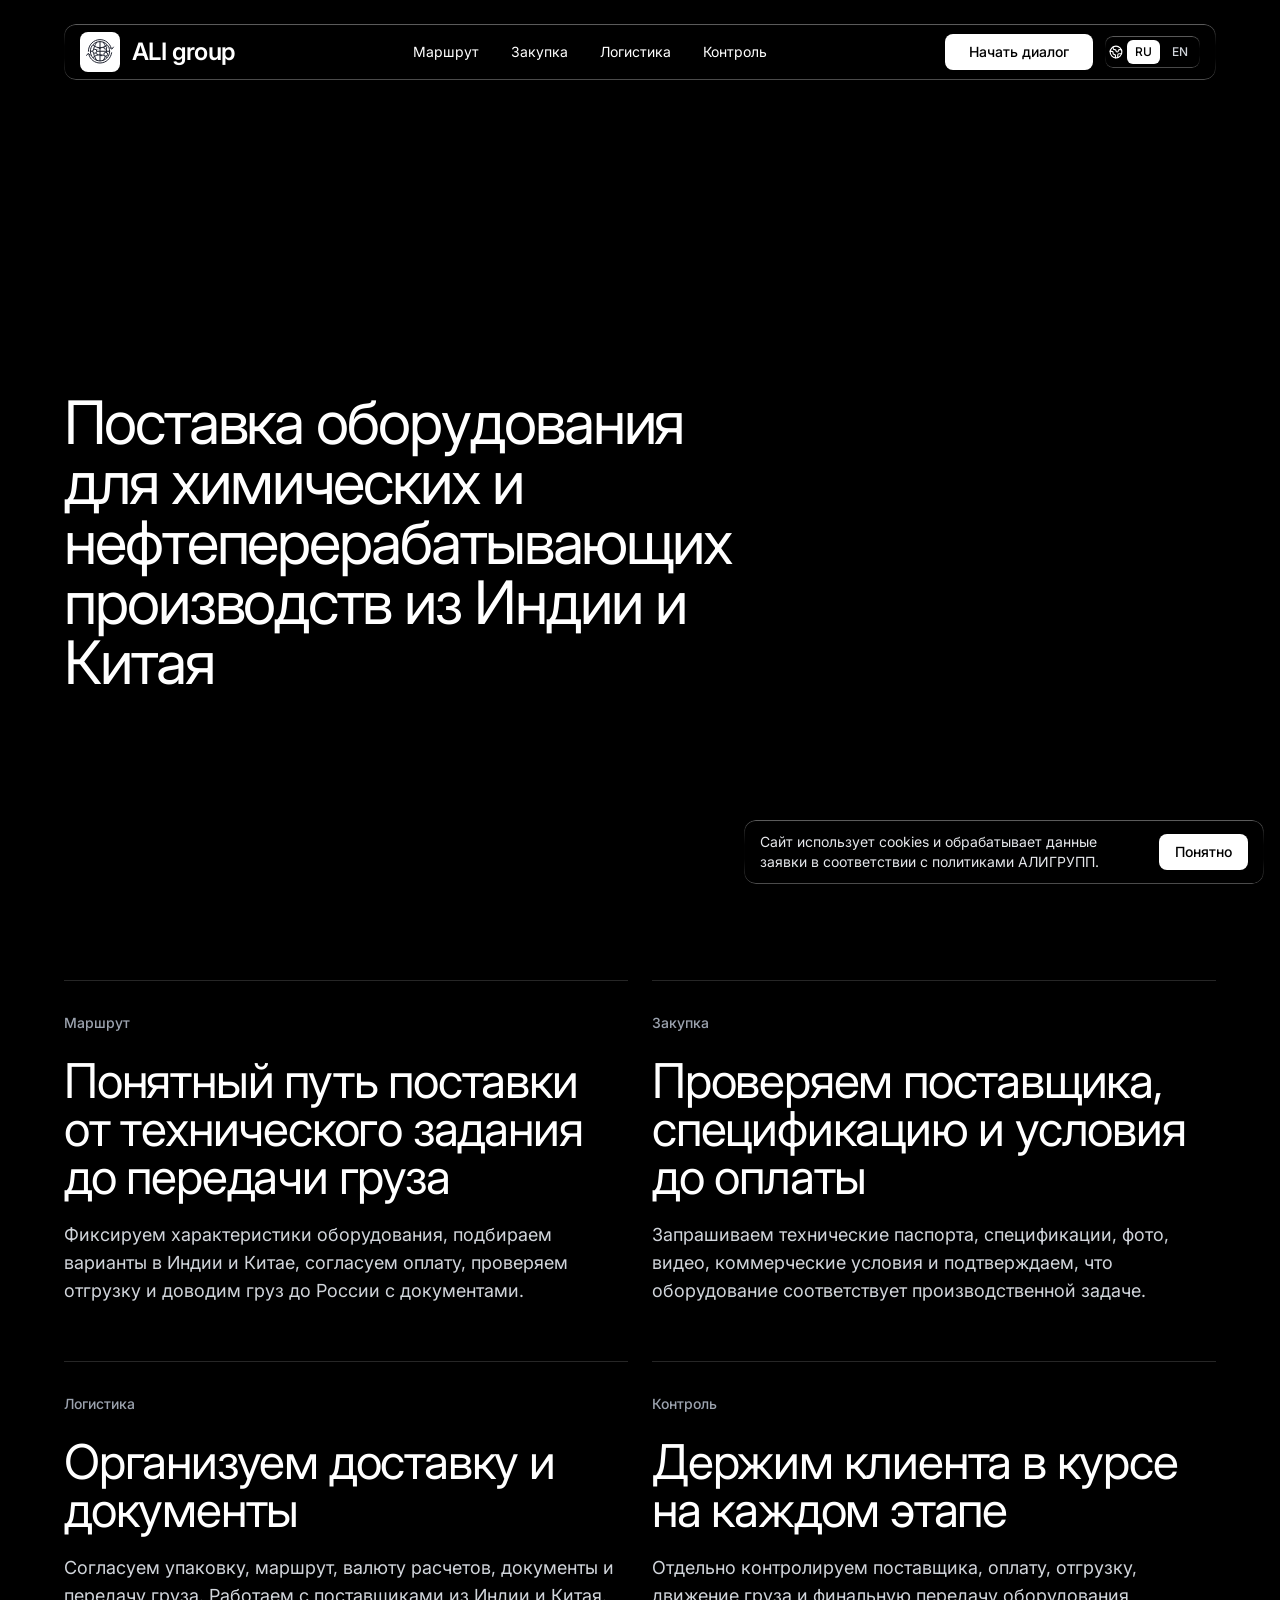
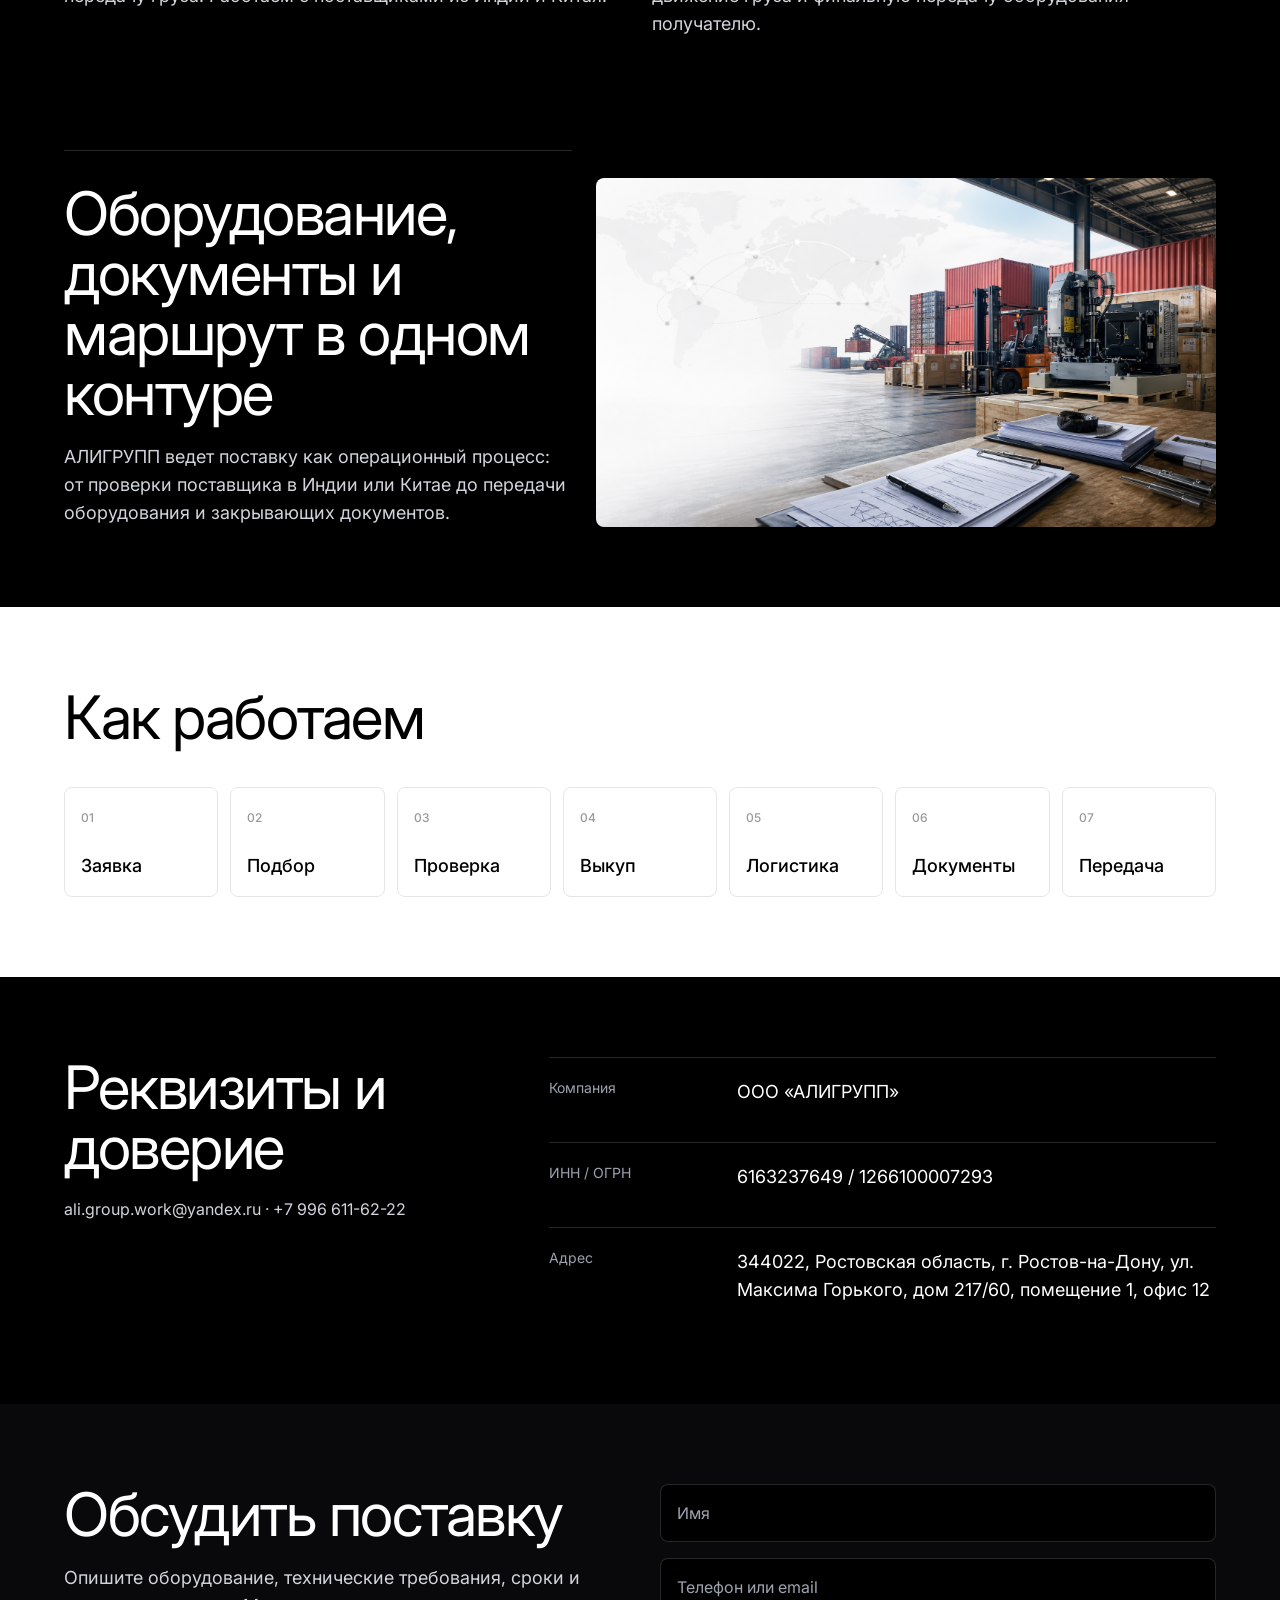
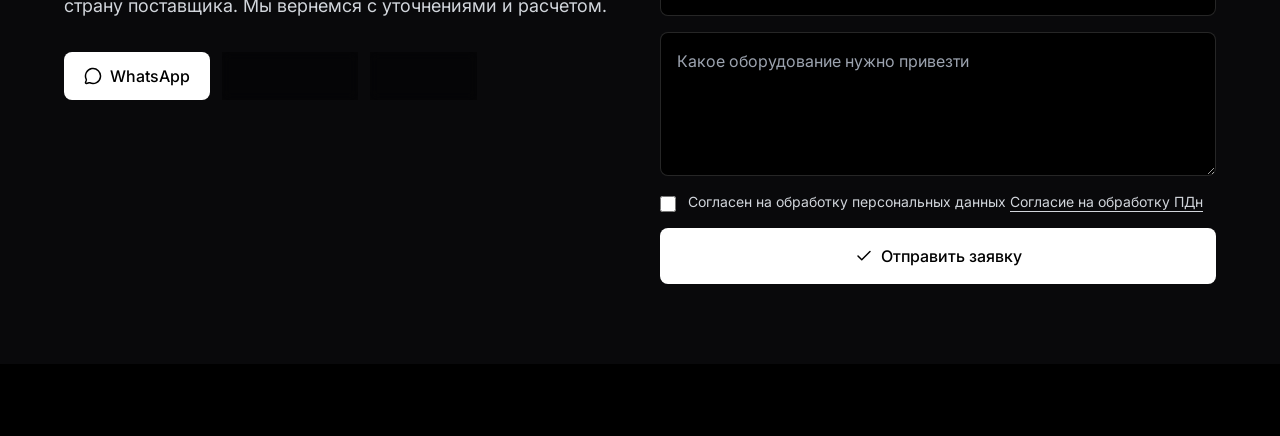
<file: index.html>
<!doctype html>
<html lang="ru">
  <head>
    <meta charset="UTF-8" />
    <meta name="viewport" content="width=device-width, initial-scale=1.0" />
    <title>АЛИГРУПП - поставка оборудования для химических и нефтеперерабатывающих производств из Индии и Китая</title>
    <meta
      name="description"
      content="ООО «АЛИГРУПП»: поставка оборудования для химических и нефтеперерабатывающих производств из Индии и Китая. Ростов-на-Дону, ИНН 6163237649."
    />
    <meta name="theme-color" content="#000000" />
    <meta property="og:type" content="website" />
    <meta property="og:title" content="АЛИГРУПП - поставка оборудования для химических и нефтеперерабатывающих производств из Индии и Китая" />
    <meta
      property="og:description"
      content="Поставка оборудования для химических и нефтеперерабатывающих производств из Индии и Китая."
    />
    <meta property="og:image" content="/hero-logistics.png" />
    <meta property="og:locale" content="ru_RU" />
    <meta name="twitter:card" content="summary_large_image" />
    <link rel="preconnect" href="https://fonts.googleapis.com" />
    <link rel="preconnect" href="https://fonts.gstatic.com" crossorigin />
    <link href="https://fonts.googleapis.com/css2?family=Inter:wght@300;400;500;600&display=swap" rel="stylesheet" />
    <link rel="icon" href="/logo.svg" type="image/svg+xml" />
    <link rel="manifest" href="/site.webmanifest" />
    <script type="module" crossorigin src="/assets/index-DmC1k7wb.js"></script>
    <link rel="stylesheet" crossorigin href="/assets/index-By6gbpzr.css">
  </head>
  <body>
    <div id="root"></div>
  </body>
</html>
</file>
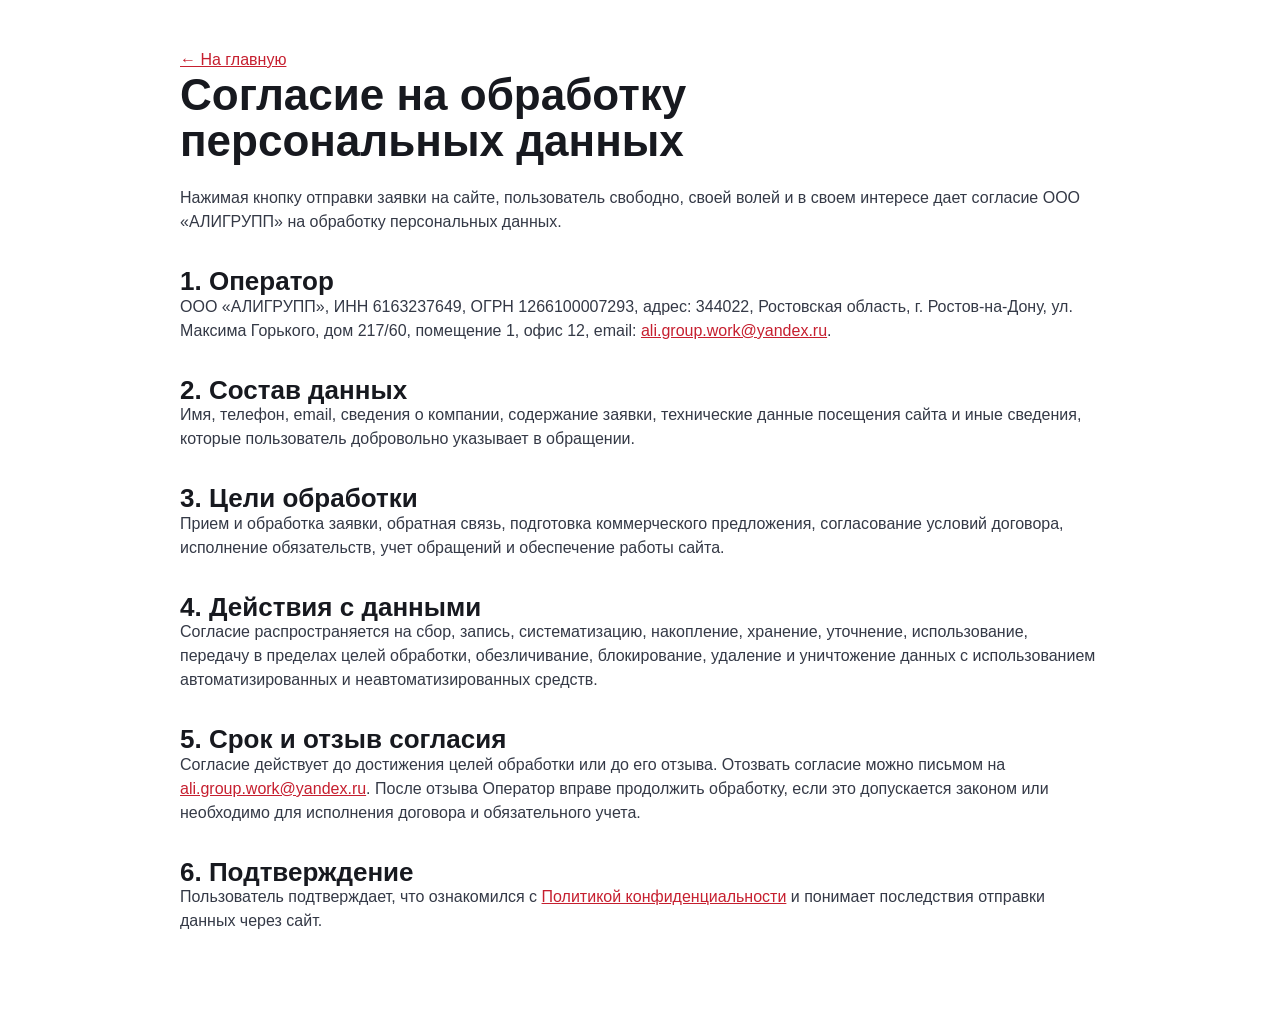
<file: docs/consent.html>
<!doctype html>
<html lang="ru">
  <head>
    <meta charset="utf-8">
    <meta name="viewport" content="width=device-width, initial-scale=1">
    <title>Согласие на обработку персональных данных</title>
    <link rel="stylesheet" href="../styles.css">
    <style>.legal-page{max-width:960px;margin:auto;padding:48px 20px 80px}.legal-page h1{font-size:44px;line-height:1.05}.legal-page h2{font-size:26px;margin-top:34px}.legal-page p,.legal-page li{color:#343946}.legal-page a{color:#c61f2f}</style>
  </head>
  <body>
    <main class="legal-page">
      <a href="../index.html">← На главную</a>
      <h1>Согласие на обработку персональных данных</h1>
      <p>Нажимая кнопку отправки заявки на сайте, пользователь свободно, своей волей и в своем интересе дает согласие ООО «АЛИГРУПП» на обработку персональных данных.</p>
      <h2>1. Оператор</h2>
      <p>ООО «АЛИГРУПП», ИНН 6163237649, ОГРН 1266100007293, адрес: 344022, Ростовская область, г. Ростов-на-Дону, ул. Максима Горького, дом 217/60, помещение 1, офис 12, email: <a href="mailto:ali.group.work@yandex.ru">ali.group.work@yandex.ru</a>.</p>
      <h2>2. Состав данных</h2>
      <p>Имя, телефон, email, сведения о компании, содержание заявки, технические данные посещения сайта и иные сведения, которые пользователь добровольно указывает в обращении.</p>
      <h2>3. Цели обработки</h2>
      <p>Прием и обработка заявки, обратная связь, подготовка коммерческого предложения, согласование условий договора, исполнение обязательств, учет обращений и обеспечение работы сайта.</p>
      <h2>4. Действия с данными</h2>
      <p>Согласие распространяется на сбор, запись, систематизацию, накопление, хранение, уточнение, использование, передачу в пределах целей обработки, обезличивание, блокирование, удаление и уничтожение данных с использованием автоматизированных и неавтоматизированных средств.</p>
      <h2>5. Срок и отзыв согласия</h2>
      <p>Согласие действует до достижения целей обработки или до его отзыва. Отозвать согласие можно письмом на <a href="mailto:ali.group.work@yandex.ru">ali.group.work@yandex.ru</a>. После отзыва Оператор вправе продолжить обработку, если это допускается законом или необходимо для исполнения договора и обязательного учета.</p>
      <h2>6. Подтверждение</h2>
      <p>Пользователь подтверждает, что ознакомился с <a href="privacy.html">Политикой конфиденциальности</a> и понимает последствия отправки данных через сайт.</p>
    </main>
  </body>
</html>
</file>
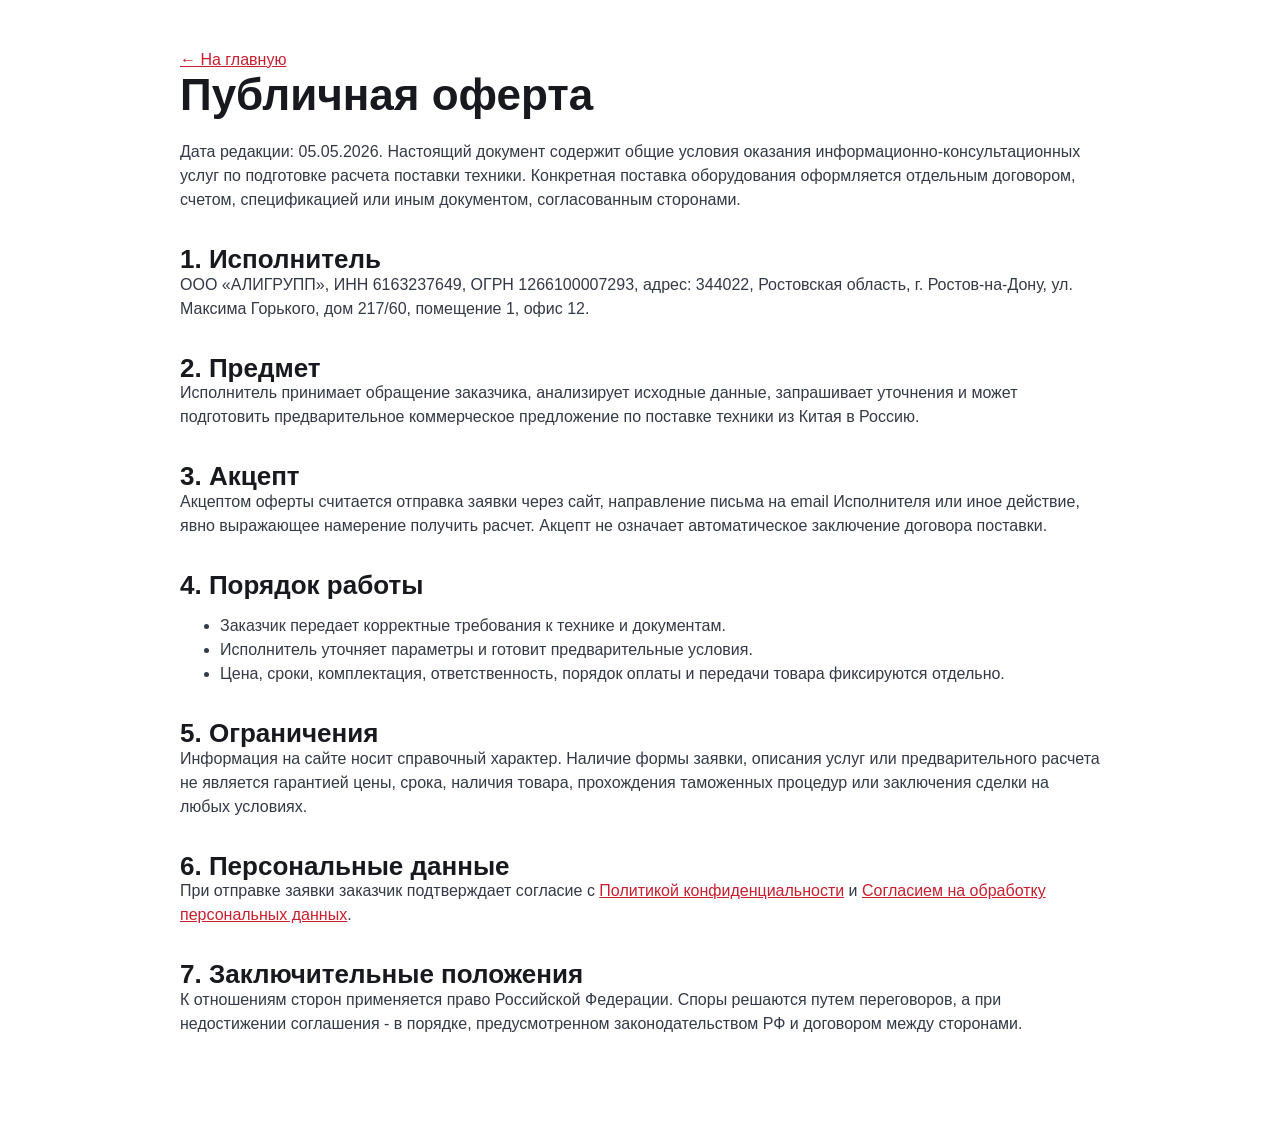
<file: docs/offer.html>
<!doctype html>
<html lang="ru">
  <head>
    <meta charset="utf-8">
    <meta name="viewport" content="width=device-width, initial-scale=1">
    <title>Публичная оферта ООО «АЛИГРУПП»</title>
    <link rel="stylesheet" href="../styles.css">
    <style>.legal-page{max-width:960px;margin:auto;padding:48px 20px 80px}.legal-page h1{font-size:44px;line-height:1.05}.legal-page h2{font-size:26px;margin-top:34px}.legal-page p,.legal-page li{color:#343946}.legal-page a{color:#c61f2f}</style>
  </head>
  <body>
    <main class="legal-page">
      <a href="../index.html">← На главную</a>
      <h1>Публичная оферта</h1>
      <p>Дата редакции: 05.05.2026. Настоящий документ содержит общие условия оказания информационно-консультационных услуг по подготовке расчета поставки техники. Конкретная поставка оборудования оформляется отдельным договором, счетом, спецификацией или иным документом, согласованным сторонами.</p>
      <h2>1. Исполнитель</h2>
      <p>ООО «АЛИГРУПП», ИНН 6163237649, ОГРН 1266100007293, адрес: 344022, Ростовская область, г. Ростов-на-Дону, ул. Максима Горького, дом 217/60, помещение 1, офис 12.</p>
      <h2>2. Предмет</h2>
      <p>Исполнитель принимает обращение заказчика, анализирует исходные данные, запрашивает уточнения и может подготовить предварительное коммерческое предложение по поставке техники из Китая в Россию.</p>
      <h2>3. Акцепт</h2>
      <p>Акцептом оферты считается отправка заявки через сайт, направление письма на email Исполнителя или иное действие, явно выражающее намерение получить расчет. Акцепт не означает автоматическое заключение договора поставки.</p>
      <h2>4. Порядок работы</h2>
      <ul>
        <li>Заказчик передает корректные требования к технике и документам.</li>
        <li>Исполнитель уточняет параметры и готовит предварительные условия.</li>
        <li>Цена, сроки, комплектация, ответственность, порядок оплаты и передачи товара фиксируются отдельно.</li>
      </ul>
      <h2>5. Ограничения</h2>
      <p>Информация на сайте носит справочный характер. Наличие формы заявки, описания услуг или предварительного расчета не является гарантией цены, срока, наличия товара, прохождения таможенных процедур или заключения сделки на любых условиях.</p>
      <h2>6. Персональные данные</h2>
      <p>При отправке заявки заказчик подтверждает согласие с <a href="privacy.html">Политикой конфиденциальности</a> и <a href="consent.html">Согласием на обработку персональных данных</a>.</p>
      <h2>7. Заключительные положения</h2>
      <p>К отношениям сторон применяется право Российской Федерации. Споры решаются путем переговоров, а при недостижении соглашения - в порядке, предусмотренном законодательством РФ и договором между сторонами.</p>
    </main>
  </body>
</html>
</file>
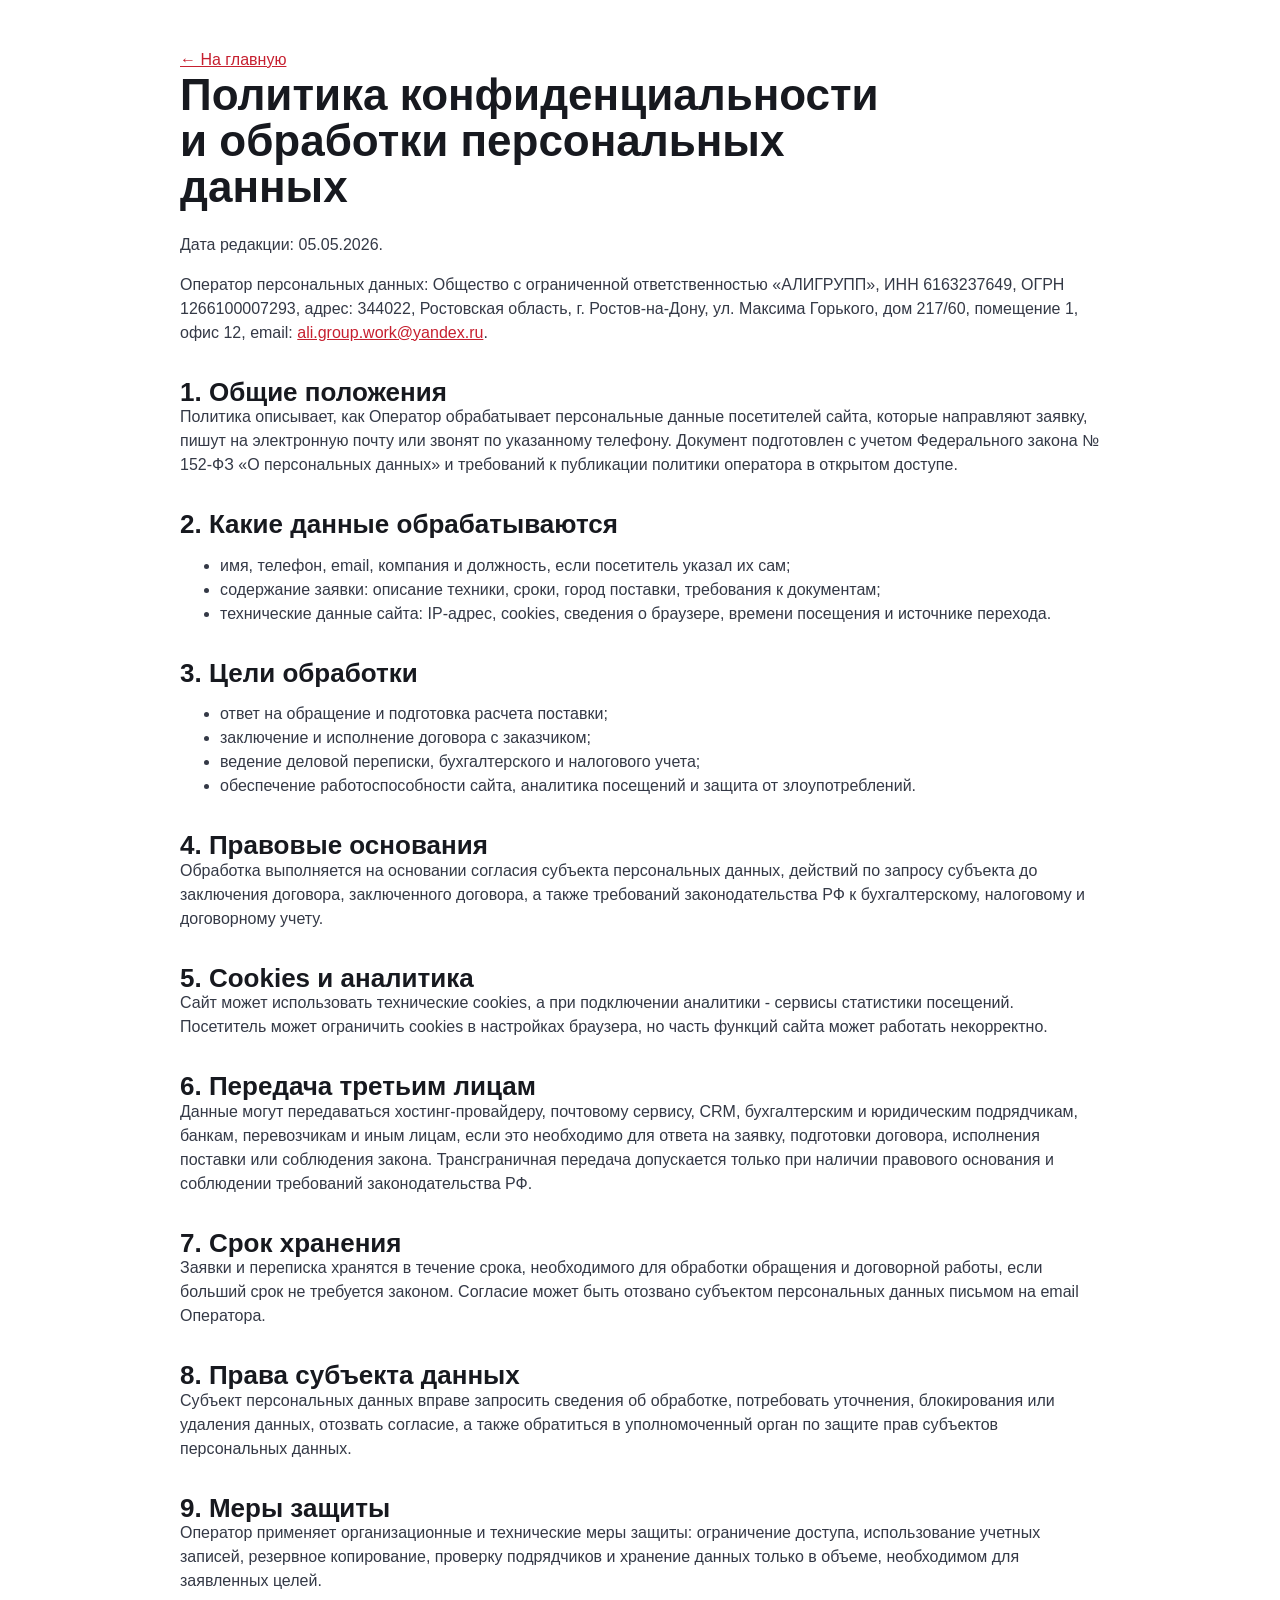
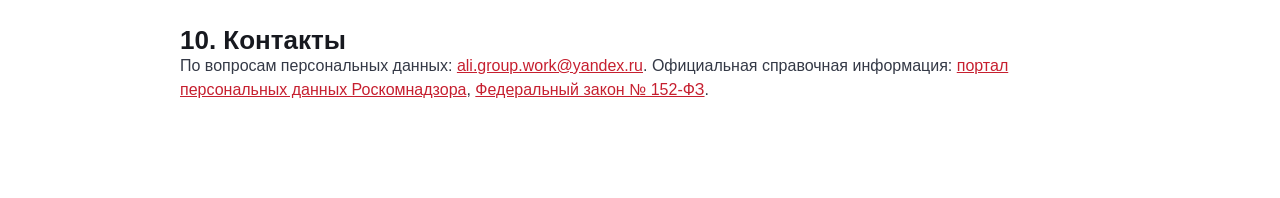
<file: docs/privacy.html>
<!doctype html>
<html lang="ru">
  <head>
    <meta charset="utf-8">
    <meta name="viewport" content="width=device-width, initial-scale=1">
    <title>Политика конфиденциальности ООО «АЛИГРУПП»</title>
    <link rel="stylesheet" href="../styles.css">
    <style>.legal-page{max-width:960px;margin:auto;padding:48px 20px 80px}.legal-page h1{font-size:44px;line-height:1.05}.legal-page h2{font-size:26px;margin-top:34px}.legal-page p,.legal-page li{color:#343946}.legal-page a{color:#c61f2f}</style>
  </head>
  <body>
    <main class="legal-page">
      <a href="../index.html">← На главную</a>
      <h1>Политика конфиденциальности и обработки персональных данных</h1>
      <p>Дата редакции: 05.05.2026.</p>
      <p>Оператор персональных данных: Общество с ограниченной ответственностью «АЛИГРУПП», ИНН 6163237649, ОГРН 1266100007293, адрес: 344022, Ростовская область, г. Ростов-на-Дону, ул. Максима Горького, дом 217/60, помещение 1, офис 12, email: <a href="mailto:ali.group.work@yandex.ru">ali.group.work@yandex.ru</a>.</p>
      <h2>1. Общие положения</h2>
      <p>Политика описывает, как Оператор обрабатывает персональные данные посетителей сайта, которые направляют заявку, пишут на электронную почту или звонят по указанному телефону. Документ подготовлен с учетом Федерального закона № 152-ФЗ «О персональных данных» и требований к публикации политики оператора в открытом доступе.</p>
      <h2>2. Какие данные обрабатываются</h2>
      <ul>
        <li>имя, телефон, email, компания и должность, если посетитель указал их сам;</li>
        <li>содержание заявки: описание техники, сроки, город поставки, требования к документам;</li>
        <li>технические данные сайта: IP-адрес, cookies, сведения о браузере, времени посещения и источнике перехода.</li>
      </ul>
      <h2>3. Цели обработки</h2>
      <ul>
        <li>ответ на обращение и подготовка расчета поставки;</li>
        <li>заключение и исполнение договора с заказчиком;</li>
        <li>ведение деловой переписки, бухгалтерского и налогового учета;</li>
        <li>обеспечение работоспособности сайта, аналитика посещений и защита от злоупотреблений.</li>
      </ul>
      <h2>4. Правовые основания</h2>
      <p>Обработка выполняется на основании согласия субъекта персональных данных, действий по запросу субъекта до заключения договора, заключенного договора, а также требований законодательства РФ к бухгалтерскому, налоговому и договорному учету.</p>
      <h2>5. Cookies и аналитика</h2>
      <p>Сайт может использовать технические cookies, а при подключении аналитики - сервисы статистики посещений. Посетитель может ограничить cookies в настройках браузера, но часть функций сайта может работать некорректно.</p>
      <h2>6. Передача третьим лицам</h2>
      <p>Данные могут передаваться хостинг-провайдеру, почтовому сервису, CRM, бухгалтерским и юридическим подрядчикам, банкам, перевозчикам и иным лицам, если это необходимо для ответа на заявку, подготовки договора, исполнения поставки или соблюдения закона. Трансграничная передача допускается только при наличии правового основания и соблюдении требований законодательства РФ.</p>
      <h2>7. Срок хранения</h2>
      <p>Заявки и переписка хранятся в течение срока, необходимого для обработки обращения и договорной работы, если больший срок не требуется законом. Согласие может быть отозвано субъектом персональных данных письмом на email Оператора.</p>
      <h2>8. Права субъекта данных</h2>
      <p>Субъект персональных данных вправе запросить сведения об обработке, потребовать уточнения, блокирования или удаления данных, отозвать согласие, а также обратиться в уполномоченный орган по защите прав субъектов персональных данных.</p>
      <h2>9. Меры защиты</h2>
      <p>Оператор применяет организационные и технические меры защиты: ограничение доступа, использование учетных записей, резервное копирование, проверку подрядчиков и хранение данных только в объеме, необходимом для заявленных целей.</p>
      <h2>10. Контакты</h2>
      <p>По вопросам персональных данных: <a href="mailto:ali.group.work@yandex.ru">ali.group.work@yandex.ru</a>. Официальная справочная информация: <a href="https://pd.rkn.gov.ru/" target="_blank" rel="noopener">портал персональных данных Роскомнадзора</a>, <a href="https://www.consultant.ru/document/cons_doc_LAW_61801/" target="_blank" rel="noopener">Федеральный закон № 152-ФЗ</a>.</p>
    </main>
  </body>
</html>
</file>
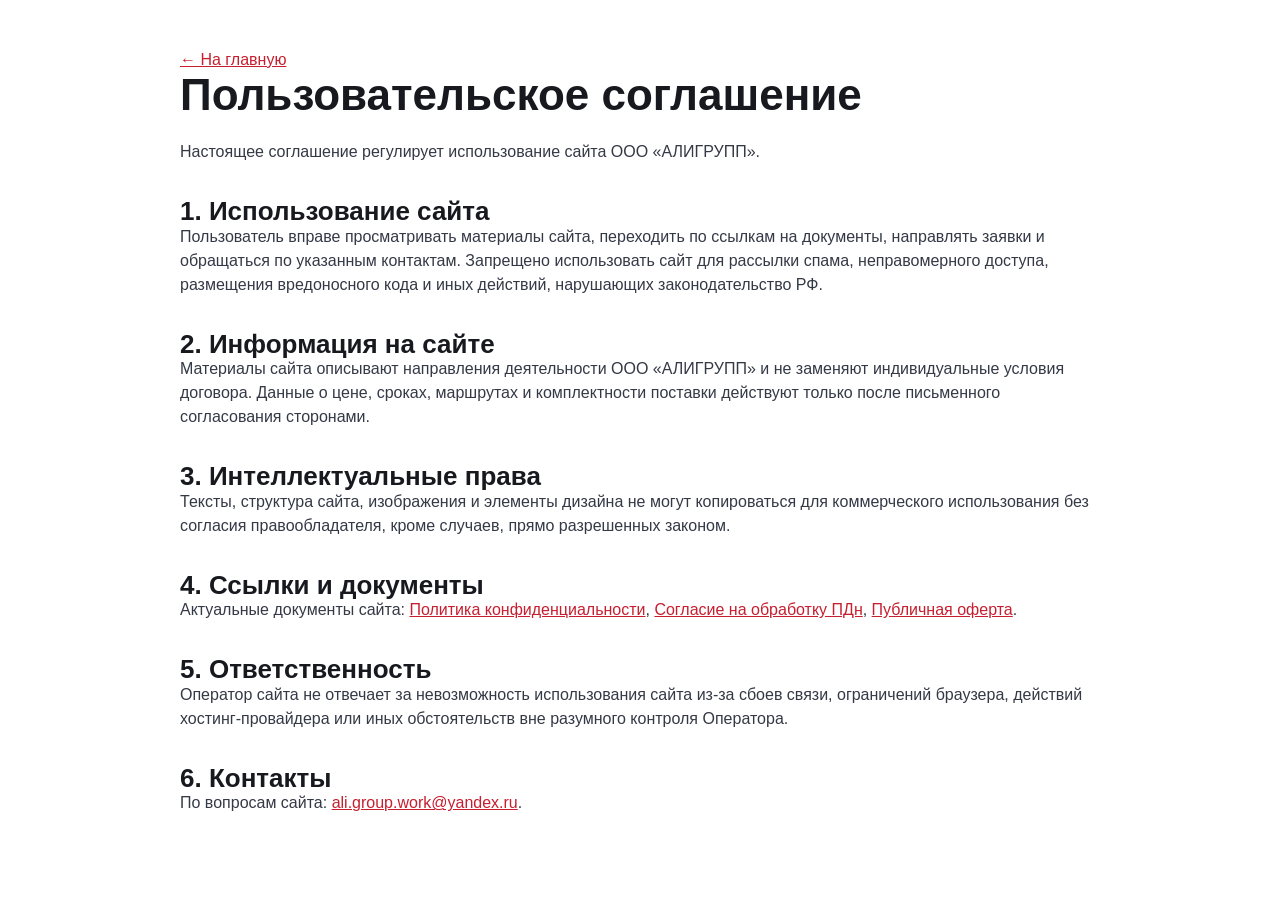
<file: docs/user-agreement.html>
<!doctype html>
<html lang="ru">
  <head>
    <meta charset="utf-8">
    <meta name="viewport" content="width=device-width, initial-scale=1">
    <title>Пользовательское соглашение</title>
    <link rel="stylesheet" href="../styles.css">
    <style>.legal-page{max-width:960px;margin:auto;padding:48px 20px 80px}.legal-page h1{font-size:44px;line-height:1.05}.legal-page h2{font-size:26px;margin-top:34px}.legal-page p,.legal-page li{color:#343946}.legal-page a{color:#c61f2f}</style>
  </head>
  <body>
    <main class="legal-page">
      <a href="../index.html">← На главную</a>
      <h1>Пользовательское соглашение</h1>
      <p>Настоящее соглашение регулирует использование сайта ООО «АЛИГРУПП».</p>
      <h2>1. Использование сайта</h2>
      <p>Пользователь вправе просматривать материалы сайта, переходить по ссылкам на документы, направлять заявки и обращаться по указанным контактам. Запрещено использовать сайт для рассылки спама, неправомерного доступа, размещения вредоносного кода и иных действий, нарушающих законодательство РФ.</p>
      <h2>2. Информация на сайте</h2>
      <p>Материалы сайта описывают направления деятельности ООО «АЛИГРУПП» и не заменяют индивидуальные условия договора. Данные о цене, сроках, маршрутах и комплектности поставки действуют только после письменного согласования сторонами.</p>
      <h2>3. Интеллектуальные права</h2>
      <p>Тексты, структура сайта, изображения и элементы дизайна не могут копироваться для коммерческого использования без согласия правообладателя, кроме случаев, прямо разрешенных законом.</p>
      <h2>4. Ссылки и документы</h2>
      <p>Актуальные документы сайта: <a href="privacy.html">Политика конфиденциальности</a>, <a href="consent.html">Согласие на обработку ПДн</a>, <a href="offer.html">Публичная оферта</a>.</p>
      <h2>5. Ответственность</h2>
      <p>Оператор сайта не отвечает за невозможность использования сайта из-за сбоев связи, ограничений браузера, действий хостинг-провайдера или иных обстоятельств вне разумного контроля Оператора.</p>
      <h2>6. Контакты</h2>
      <p>По вопросам сайта: <a href="mailto:ali.group.work@yandex.ru">ali.group.work@yandex.ru</a>.</p>
    </main>
  </body>
</html>
</file>
<file: assets/index-By6gbpzr.css>
*,:before,:after{--tw-border-spacing-x: 0;--tw-border-spacing-y: 0;--tw-translate-x: 0;--tw-translate-y: 0;--tw-rotate: 0;--tw-skew-x: 0;--tw-skew-y: 0;--tw-scale-x: 1;--tw-scale-y: 1;--tw-pan-x: ;--tw-pan-y: ;--tw-pinch-zoom: ;--tw-scroll-snap-strictness: proximity;--tw-gradient-from-position: ;--tw-gradient-via-position: ;--tw-gradient-to-position: ;--tw-ordinal: ;--tw-slashed-zero: ;--tw-numeric-figure: ;--tw-numeric-spacing: ;--tw-numeric-fraction: ;--tw-ring-inset: ;--tw-ring-offset-width: 0px;--tw-ring-offset-color: #fff;--tw-ring-color: rgb(59 130 246 / .5);--tw-ring-offset-shadow: 0 0 #0000;--tw-ring-shadow: 0 0 #0000;--tw-shadow: 0 0 #0000;--tw-shadow-colored: 0 0 #0000;--tw-blur: ;--tw-brightness: ;--tw-contrast: ;--tw-grayscale: ;--tw-hue-rotate: ;--tw-invert: ;--tw-saturate: ;--tw-sepia: ;--tw-drop-shadow: ;--tw-backdrop-blur: ;--tw-backdrop-brightness: ;--tw-backdrop-contrast: ;--tw-backdrop-grayscale: ;--tw-backdrop-hue-rotate: ;--tw-backdrop-invert: ;--tw-backdrop-opacity: ;--tw-backdrop-saturate: ;--tw-backdrop-sepia: ;--tw-contain-size: ;--tw-contain-layout: ;--tw-contain-paint: ;--tw-contain-style: }::backdrop{--tw-border-spacing-x: 0;--tw-border-spacing-y: 0;--tw-translate-x: 0;--tw-translate-y: 0;--tw-rotate: 0;--tw-skew-x: 0;--tw-skew-y: 0;--tw-scale-x: 1;--tw-scale-y: 1;--tw-pan-x: ;--tw-pan-y: ;--tw-pinch-zoom: ;--tw-scroll-snap-strictness: proximity;--tw-gradient-from-position: ;--tw-gradient-via-position: ;--tw-gradient-to-position: ;--tw-ordinal: ;--tw-slashed-zero: ;--tw-numeric-figure: ;--tw-numeric-spacing: ;--tw-numeric-fraction: ;--tw-ring-inset: ;--tw-ring-offset-width: 0px;--tw-ring-offset-color: #fff;--tw-ring-color: rgb(59 130 246 / .5);--tw-ring-offset-shadow: 0 0 #0000;--tw-ring-shadow: 0 0 #0000;--tw-shadow: 0 0 #0000;--tw-shadow-colored: 0 0 #0000;--tw-blur: ;--tw-brightness: ;--tw-contrast: ;--tw-grayscale: ;--tw-hue-rotate: ;--tw-invert: ;--tw-saturate: ;--tw-sepia: ;--tw-drop-shadow: ;--tw-backdrop-blur: ;--tw-backdrop-brightness: ;--tw-backdrop-contrast: ;--tw-backdrop-grayscale: ;--tw-backdrop-hue-rotate: ;--tw-backdrop-invert: ;--tw-backdrop-opacity: ;--tw-backdrop-saturate: ;--tw-backdrop-sepia: ;--tw-contain-size: ;--tw-contain-layout: ;--tw-contain-paint: ;--tw-contain-style: }*,:before,:after{box-sizing:border-box;border-width:0;border-style:solid;border-color:#e5e7eb}:before,:after{--tw-content: ""}html,:host{line-height:1.5;-webkit-text-size-adjust:100%;-moz-tab-size:4;-o-tab-size:4;tab-size:4;font-family:Inter,sans-serif;font-feature-settings:normal;font-variation-settings:normal;-webkit-tap-highlight-color:transparent}body{margin:0;line-height:inherit}hr{height:0;color:inherit;border-top-width:1px}abbr:where([title]){-webkit-text-decoration:underline dotted;text-decoration:underline dotted}h1,h2,h3,h4,h5,h6{font-size:inherit;font-weight:inherit}a{color:inherit;text-decoration:inherit}b,strong{font-weight:bolder}code,kbd,samp,pre{font-family:ui-monospace,SFMono-Regular,Menlo,Monaco,Consolas,Liberation Mono,Courier New,monospace;font-feature-settings:normal;font-variation-settings:normal;font-size:1em}small{font-size:80%}sub,sup{font-size:75%;line-height:0;position:relative;vertical-align:baseline}sub{bottom:-.25em}sup{top:-.5em}table{text-indent:0;border-color:inherit;border-collapse:collapse}button,input,optgroup,select,textarea{font-family:inherit;font-feature-settings:inherit;font-variation-settings:inherit;font-size:100%;font-weight:inherit;line-height:inherit;letter-spacing:inherit;color:inherit;margin:0;padding:0}button,select{text-transform:none}button,input:where([type=button]),input:where([type=reset]),input:where([type=submit]){-webkit-appearance:button;background-color:transparent;background-image:none}:-moz-focusring{outline:auto}:-moz-ui-invalid{box-shadow:none}progress{vertical-align:baseline}::-webkit-inner-spin-button,::-webkit-outer-spin-button{height:auto}[type=search]{-webkit-appearance:textfield;outline-offset:-2px}::-webkit-search-decoration{-webkit-appearance:none}::-webkit-file-upload-button{-webkit-appearance:button;font:inherit}summary{display:list-item}blockquote,dl,dd,h1,h2,h3,h4,h5,h6,hr,figure,p,pre{margin:0}fieldset{margin:0;padding:0}legend{padding:0}ol,ul,menu{list-style:none;margin:0;padding:0}dialog{padding:0}textarea{resize:vertical}input::-moz-placeholder,textarea::-moz-placeholder{opacity:1;color:#9ca3af}input::placeholder,textarea::placeholder{opacity:1;color:#9ca3af}button,[role=button]{cursor:pointer}:disabled{cursor:default}img,svg,video,canvas,audio,iframe,embed,object{display:block;vertical-align:middle}img,video{max-width:100%;height:auto}[hidden]:where(:not([hidden=until-found])){display:none}.visible{visibility:visible}.fixed{position:fixed}.absolute{position:absolute}.relative{position:relative}.inset-0{inset:0}.bottom-4{bottom:1rem}.left-4{left:1rem}.right-4{right:1rem}.z-10{z-index:10}.z-20{z-index:20}.mx-auto{margin-left:auto;margin-right:auto}.mb-10{margin-bottom:2.5rem}.mb-5{margin-bottom:1.25rem}.mb-6{margin-bottom:1.5rem}.mb-8{margin-bottom:2rem}.ml-2{margin-left:.5rem}.mt-1{margin-top:.25rem}.mt-10{margin-top:2.5rem}.mt-3{margin-top:.75rem}.mt-5{margin-top:1.25rem}.mt-6{margin-top:1.5rem}.mt-8{margin-top:2rem}.block{display:block}.inline-block{display:inline-block}.flex{display:flex}.inline-flex{display:inline-flex}.grid{display:grid}.inline-grid{display:inline-grid}.hidden{display:none}.aspect-\[16\/9\]{aspect-ratio:16/9}.h-4{height:1rem}.h-8{height:2rem}.h-9{height:2.25rem}.h-full{height:100%}.min-h-36{min-height:9rem}.min-h-screen{min-height:100vh}.w-4{width:1rem}.w-8{width:2rem}.w-9{width:2.25rem}.w-\[0\.22em\]{width:.22em}.w-full{width:100%}.min-w-0{min-width:0px}.max-w-3xl{max-width:48rem}.max-w-6xl{max-width:72rem}.max-w-7xl{max-width:80rem}.max-w-md{max-width:28rem}.max-w-xl{max-width:36rem}.flex-1{flex:1 1 0%}.transform{transform:translate(var(--tw-translate-x),var(--tw-translate-y)) rotate(var(--tw-rotate)) skew(var(--tw-skew-x)) skewY(var(--tw-skew-y)) scaleX(var(--tw-scale-x)) scaleY(var(--tw-scale-y))}.resize-y{resize:vertical}.scroll-mt-24{scroll-margin-top:6rem}.flex-col{flex-direction:column}.flex-wrap{flex-wrap:wrap}.place-items-center{place-items:center}.items-start{align-items:flex-start}.items-end{align-items:flex-end}.items-center{align-items:center}.justify-start{justify-content:flex-start}.justify-end{justify-content:flex-end}.justify-center{justify-content:center}.justify-between{justify-content:space-between}.gap-1{gap:.25rem}.gap-10{gap:2.5rem}.gap-2{gap:.5rem}.gap-3{gap:.75rem}.gap-4{gap:1rem}.gap-6{gap:1.5rem}.gap-8{gap:2rem}.gap-x-5{-moz-column-gap:1.25rem;column-gap:1.25rem}.gap-y-2{row-gap:.5rem}.gap-y-3{row-gap:.75rem}.space-y-5>:not([hidden])~:not([hidden]){--tw-space-y-reverse: 0;margin-top:calc(1.25rem * calc(1 - var(--tw-space-y-reverse)));margin-bottom:calc(1.25rem * var(--tw-space-y-reverse))}.overflow-hidden{overflow:hidden}.overflow-x-hidden{overflow-x:hidden}.whitespace-nowrap{white-space:nowrap}.rounded-lg{border-radius:.5rem}.rounded-md{border-radius:.375rem}.rounded-xl{border-radius:.75rem}.border{border-width:1px}.border-t{border-top-width:1px}.border-black\/10{border-color:#0000001a}.border-white\/15{border-color:#ffffff26}.border-white\/20{border-color:#fff3}.bg-black{--tw-bg-opacity: 1;background-color:rgb(0 0 0 / var(--tw-bg-opacity, 1))}.bg-white{--tw-bg-opacity: 1;background-color:rgb(255 255 255 / var(--tw-bg-opacity, 1))}.bg-zinc-950{--tw-bg-opacity: 1;background-color:rgb(9 9 11 / var(--tw-bg-opacity, 1))}.object-contain{-o-object-fit:contain;object-fit:contain}.object-cover{-o-object-fit:cover;object-fit:cover}.p-1{padding:.25rem}.p-2{padding:.5rem}.p-4{padding:1rem}.px-2{padding-left:.5rem;padding-right:.5rem}.px-3{padding-left:.75rem;padding-right:.75rem}.px-4{padding-left:1rem;padding-right:1rem}.px-5{padding-left:1.25rem;padding-right:1.25rem}.px-6{padding-left:1.5rem;padding-right:1.5rem}.px-8{padding-left:2rem;padding-right:2rem}.py-1{padding-top:.25rem;padding-bottom:.25rem}.py-2{padding-top:.5rem;padding-bottom:.5rem}.py-20{padding-top:5rem;padding-bottom:5rem}.py-3{padding-top:.75rem;padding-bottom:.75rem}.py-4{padding-top:1rem;padding-bottom:1rem}.py-5{padding-top:1.25rem;padding-bottom:1.25rem}.py-6{padding-top:1.5rem;padding-bottom:1.5rem}.py-8{padding-top:2rem;padding-bottom:2rem}.pb-12{padding-bottom:3rem}.pb-20{padding-bottom:5rem}.pb-8{padding-bottom:2rem}.pt-6{padding-top:1.5rem}.pt-8{padding-top:2rem}.text-left{text-align:left}.font-sans{font-family:Inter,sans-serif}.text-3xl{font-size:1.875rem;line-height:2.25rem}.text-4xl{font-size:2.25rem;line-height:2.5rem}.text-\[1\.55rem\]{font-size:1.55rem}.text-base{font-size:1rem;line-height:1.5rem}.text-lg{font-size:1.125rem;line-height:1.75rem}.text-sm{font-size:.875rem;line-height:1.25rem}.text-xl{font-size:1.25rem;line-height:1.75rem}.text-xs{font-size:.75rem;line-height:1rem}.font-light{font-weight:300}.font-medium{font-weight:500}.font-normal{font-weight:400}.font-semibold{font-weight:600}.leading-7{line-height:1.75rem}.leading-\[1\.04\]{line-height:1.04}.tracking-tight{letter-spacing:-.025em}.text-black{--tw-text-opacity: 1;color:rgb(0 0 0 / var(--tw-text-opacity, 1))}.text-black\/40{color:#0006}.text-gray-200{--tw-text-opacity: 1;color:rgb(229 231 235 / var(--tw-text-opacity, 1))}.text-gray-300{--tw-text-opacity: 1;color:rgb(209 213 219 / var(--tw-text-opacity, 1))}.text-gray-400{--tw-text-opacity: 1;color:rgb(156 163 175 / var(--tw-text-opacity, 1))}.text-white{--tw-text-opacity: 1;color:rgb(255 255 255 / var(--tw-text-opacity, 1))}.underline{text-decoration-line:underline}.underline-offset-4{text-underline-offset:4px}.accent-white{accent-color:#fff}.opacity-0{opacity:0}.opacity-100{opacity:1}.outline-none{outline:2px solid transparent;outline-offset:2px}.transition-\[opacity\,transform\]{transition-property:opacity,transform;transition-timing-function:cubic-bezier(.4,0,.2,1);transition-duration:.15s}.transition-colors{transition-property:color,background-color,border-color,text-decoration-color,fill,stroke;transition-timing-function:cubic-bezier(.4,0,.2,1);transition-duration:.15s}.transition-opacity{transition-property:opacity;transition-timing-function:cubic-bezier(.4,0,.2,1);transition-duration:.15s}*{box-sizing:border-box}html,body,#root{min-height:100%}html{scroll-behavior:smooth}body{margin:0;font-family:Inter,sans-serif;-webkit-font-smoothing:antialiased;-moz-osx-font-smoothing:grayscale;background:#000}a{text-decoration:none}img{display:block;max-width:100%}.liquid-glass{background:#0006;background-blend-mode:luminosity;backdrop-filter:blur(4px);-webkit-backdrop-filter:blur(4px);border:none;box-shadow:inset 0 1px 1px #ffffff1a;position:relative;overflow:hidden}.liquid-glass:before{content:"";position:absolute;inset:0;border-radius:inherit;padding:1.4px;background:linear-gradient(180deg,#ffffff4d,#ffffff1a 20%,#fff0 40% 60%,#ffffff1a 80%,#ffffff4d);-webkit-mask:linear-gradient(#fff 0 0) content-box,linear-gradient(#fff 0 0);-webkit-mask-composite:xor;mask-composite:exclude;pointer-events:none}@media(prefers-reduced-motion:reduce){*,*:before,*:after{animation-duration:.01ms!important;animation-iteration-count:1!important;scroll-behavior:auto!important;transition-duration:.01ms!important}}.hover\:bg-gray-100:hover{--tw-bg-opacity: 1;background-color:rgb(243 244 246 / var(--tw-bg-opacity, 1))}.hover\:bg-white:hover{--tw-bg-opacity: 1;background-color:rgb(255 255 255 / var(--tw-bg-opacity, 1))}.hover\:text-black:hover{--tw-text-opacity: 1;color:rgb(0 0 0 / var(--tw-text-opacity, 1))}.hover\:text-gray-300:hover{--tw-text-opacity: 1;color:rgb(209 213 219 / var(--tw-text-opacity, 1))}.hover\:text-white:hover{--tw-text-opacity: 1;color:rgb(255 255 255 / var(--tw-text-opacity, 1))}.focus\:border-white:focus{--tw-border-opacity: 1;border-color:rgb(255 255 255 / var(--tw-border-opacity, 1))}@media(min-width:640px){.sm\:block{display:block}.sm\:inline{display:inline}.sm\:inline-flex{display:inline-flex}.sm\:flex-row{flex-direction:row}.sm\:items-center{align-items:center}.sm\:justify-between{justify-content:space-between}.sm\:px-5{padding-left:1.25rem;padding-right:1.25rem}.sm\:text-4xl{font-size:2.25rem;line-height:2.5rem}}@media(min-width:768px){.md\:left-auto{left:auto}.md\:ml-3{margin-left:.75rem}.md\:flex{display:flex}.md\:hidden{display:none}.md\:h-10{height:2.5rem}.md\:w-10{width:2.5rem}.md\:w-\[520px\]{width:520px}.md\:grid-cols-7{grid-template-columns:repeat(7,minmax(0,1fr))}.md\:grid-cols-\[180px_1fr\]{grid-template-columns:180px 1fr}.md\:gap-3{gap:.75rem}.md\:px-12{padding-left:3rem;padding-right:3rem}.md\:px-6{padding-left:1.5rem;padding-right:1.5rem}.md\:text-2xl{font-size:1.5rem;line-height:2rem}.md\:text-5xl{font-size:3rem;line-height:1}.md\:text-6xl{font-size:3.75rem;line-height:1}.md\:text-lg{font-size:1.125rem;line-height:1.75rem}.md\:text-xl{font-size:1.25rem;line-height:1.75rem}}@media(min-width:1024px){.lg\:mt-0{margin-top:0}.lg\:grid{display:grid}.lg\:grid-cols-2{grid-template-columns:repeat(2,minmax(0,1fr))}.lg\:grid-cols-\[0\.8fr_1\.2fr\]{grid-template-columns:.8fr 1.2fr}.lg\:grid-cols-\[0\.9fr_1\.1fr\]{grid-template-columns:.9fr 1.1fr}.lg\:grid-cols-\[minmax\(0\,1\.35fr\)_minmax\(280px\,0\.65fr\)\]{grid-template-columns:minmax(0,1.35fr) minmax(280px,.65fr)}.lg\:items-end{align-items:flex-end}.lg\:justify-end{justify-content:flex-end}.lg\:px-16{padding-left:4rem;padding-right:4rem}.lg\:pb-16{padding-bottom:4rem}.lg\:text-2xl{font-size:1.5rem;line-height:2rem}.lg\:text-5xl{font-size:3rem;line-height:1}}@media(min-width:1280px){.xl\:text-6xl{font-size:3.75rem;line-height:1}}
</file>
<file: styles.css>
:root {
  --bg: #ffffff;
  --ink: #17191f;
  --muted: #606775;
  --line: #dfe3ea;
  --soft: #f4f6f8;
  --dark: #242832;
  --red: #c61f2f;
  --red-dark: #9f1724;
  --steel: #7c8795;
  --shadow: 0 20px 60px rgba(17, 24, 39, 0.12);
}

* {
  box-sizing: border-box;
}

html {
  scroll-behavior: smooth;
}

body {
  margin: 0;
  font-family: Inter, "Segoe UI", Arial, sans-serif;
  color: var(--ink);
  background: var(--bg);
  line-height: 1.5;
  overflow-x: hidden;
}

a {
  color: inherit;
}

img {
  display: block;
  max-width: 100%;
}

.site-header {
  position: sticky;
  top: 0;
  z-index: 20;
  display: flex;
  align-items: center;
  justify-content: space-between;
  gap: 24px;
  padding: 18px clamp(20px, 4vw, 64px);
  background: rgba(255, 255, 255, 0.92);
  border-bottom: 1px solid rgba(223, 227, 234, 0.8);
  backdrop-filter: blur(16px);
}

.brand {
  display: flex;
  align-items: center;
  gap: 12px;
  min-width: 0;
  text-decoration: none;
}

.brand-mark {
  display: grid;
  width: 42px;
  height: 42px;
  place-items: center;
  color: #fff;
  background: var(--red);
  font-weight: 800;
}

.brand strong {
  display: block;
  font-size: 15px;
  letter-spacing: 0;
}

.brand small {
  display: block;
  color: var(--muted);
  font-size: 12px;
}

.site-nav {
  display: flex;
  align-items: center;
  gap: 22px;
  color: #343946;
  font-size: 14px;
}

.site-nav a {
  text-decoration: none;
}

.nav-cta {
  padding: 11px 16px;
  color: #fff;
  background: var(--ink);
}

.menu-button {
  display: none;
  flex: 0 0 auto;
  border: 1px solid var(--line);
  background: #fff;
  padding: 10px 14px;
  font: inherit;
}

.hero {
  display: grid;
  grid-template-columns: minmax(0, 0.48fr) minmax(420px, 0.52fr);
  gap: clamp(28px, 5vw, 72px);
  align-items: center;
  padding: clamp(42px, 5.2vw, 74px) clamp(20px, 4vw, 64px);
  background: linear-gradient(90deg, #fff 0%, #fff 52%, #f2f4f7 52%, #f2f4f7 100%);
}

.section-code {
  margin: 0 0 18px;
  color: var(--red);
  font-size: 12px;
  font-weight: 800;
  letter-spacing: 0.08em;
  text-transform: uppercase;
}

h1,
h2,
h3,
p {
  margin-top: 0;
}

h1 {
  max-width: 720px;
  margin-bottom: 22px;
  font-size: clamp(42px, 5.4vw, 74px);
  line-height: 1.02;
  letter-spacing: 0;
}

h1 span {
  display: block;
}

.hero-lead {
  max-width: 620px;
  color: #3f4652;
  font-size: clamp(18px, 2vw, 24px);
  line-height: 1.35;
}

.hero-actions,
.contact-actions {
  display: flex;
  flex-wrap: wrap;
  gap: 12px;
  margin-top: 30px;
}

.button {
  display: inline-flex;
  align-items: center;
  justify-content: center;
  min-height: 48px;
  padding: 13px 20px;
  border: 1px solid transparent;
  font-weight: 750;
  text-decoration: none;
  cursor: pointer;
}

.button.primary {
  color: #fff;
  background: var(--red);
}

.button.primary:hover,
.button.primary:focus-visible {
  background: var(--red-dark);
}

.button.secondary {
  color: var(--ink);
  background: #fff;
  border-color: var(--line);
}

.button.full {
  width: 100%;
}

.hero-facts {
  display: grid;
  grid-template-columns: repeat(2, minmax(0, 1fr));
  gap: 1px;
  max-width: 620px;
  margin: 42px 0 0;
  background: var(--line);
  border: 1px solid var(--line);
}

.hero-facts div {
  padding: 18px;
  background: #fff;
}

dt {
  color: var(--muted);
  font-size: 12px;
  text-transform: uppercase;
}

dd {
  margin: 4px 0 0;
  font-weight: 800;
}

.hero-media {
  position: relative;
}

.hero-media::before {
  content: "";
  position: absolute;
  inset: 28px -18px -18px 28px;
  background: var(--dark);
}

.hero-media img {
  position: relative;
  width: 100%;
  aspect-ratio: 16 / 10;
  object-fit: cover;
  box-shadow: var(--shadow);
}

.section {
  padding: clamp(72px, 9vw, 128px) clamp(20px, 4vw, 64px);
}

.section-head,
.process-intro {
  display: grid;
  grid-template-columns: minmax(180px, 0.35fr) minmax(0, 0.65fr);
  gap: 32px;
  align-items: start;
  margin-bottom: 42px;
}

h2 {
  max-width: 820px;
  margin-bottom: 0;
  font-size: clamp(32px, 4.4vw, 62px);
  line-height: 1.02;
  letter-spacing: 0;
}

h3 {
  font-size: 24px;
  line-height: 1.15;
}

.service-list {
  display: grid;
  grid-template-columns: repeat(3, minmax(0, 1fr));
  border-top: 1px solid var(--line);
  border-bottom: 1px solid var(--line);
}

.service-list article {
  min-height: 280px;
  padding: 34px 28px;
  border-right: 1px solid var(--line);
}

.service-list article:last-child {
  border-right: 0;
}

.service-list span {
  display: block;
  margin-bottom: 42px;
  color: var(--red);
  font-weight: 800;
}

.service-list p,
.timeline p,
.trust-grid p,
.request-copy p,
.contacts-section p {
  color: var(--muted);
}

.process-section,
.documents-section {
  background: var(--soft);
}

.timeline {
  display: grid;
  grid-template-columns: repeat(4, minmax(0, 1fr));
  gap: 0;
  padding: 0;
  margin: 0;
  list-style: none;
  counter-reset: steps;
}

.timeline li {
  position: relative;
  padding: 30px 24px 30px 0;
  border-top: 2px solid var(--red);
}

.timeline li::before {
  counter-increment: steps;
  content: counter(steps, decimal-leading-zero);
  display: inline-grid;
  width: 48px;
  height: 48px;
  margin-bottom: 22px;
  place-items: center;
  color: #fff;
  background: var(--red);
  font-weight: 800;
}

.timeline strong {
  display: block;
  margin-bottom: 10px;
  font-size: 22px;
}

.trust-section {
  display: grid;
  grid-template-columns: minmax(260px, 0.42fr) minmax(0, 0.58fr);
  gap: 48px;
  color: #fff;
  background: var(--dark);
}

.trust-section .section-code {
  color: #ff6c78;
}

.trust-grid {
  display: grid;
  gap: 18px;
}

.trust-grid div {
  padding: 24px 0;
  border-top: 1px solid rgba(255, 255, 255, 0.18);
}

.trust-grid strong {
  display: block;
  margin-bottom: 8px;
  font-size: 22px;
}

.trust-grid p {
  color: #c8ced7;
}

.request-section {
  display: grid;
  grid-template-columns: minmax(260px, 0.48fr) minmax(320px, 0.52fr);
  gap: clamp(32px, 6vw, 86px);
  align-items: start;
}

.request-copy ul {
  padding-left: 20px;
  color: #343946;
}

.request-form {
  padding: 34px;
  background: #fff;
  border: 1px solid var(--line);
  box-shadow: 0 16px 48px rgba(17, 24, 39, 0.08);
}

.request-form label {
  display: grid;
  gap: 8px;
  margin-bottom: 18px;
  font-weight: 750;
}

input,
textarea {
  width: 100%;
  border: 1px solid var(--line);
  padding: 14px 14px;
  font: 16px/1.4 inherit;
  color: var(--ink);
  background: #fff;
}

textarea {
  resize: vertical;
}

input:focus,
textarea:focus,
button:focus-visible,
a:focus-visible {
  outline: 3px solid rgba(198, 31, 47, 0.22);
  outline-offset: 2px;
}

.checkbox-row {
  grid-template-columns: 20px 1fr;
  align-items: start;
  color: var(--muted);
  font-size: 14px;
  font-weight: 500;
}

.checkbox-row input {
  width: 18px;
  margin-top: 2px;
}

.checkbox-row a {
  color: var(--red);
}

.form-note {
  min-height: 20px;
  margin: 14px 0 0;
  color: var(--muted);
  font-size: 14px;
}

.document-list {
  display: grid;
  grid-template-columns: repeat(4, minmax(0, 1fr));
  gap: 14px;
}

.document-list a {
  display: grid;
  min-height: 148px;
  align-content: space-between;
  padding: 22px;
  color: var(--ink);
  background: #fff;
  border: 1px solid var(--line);
  text-decoration: none;
}

.document-list a:hover {
  border-color: var(--red);
}

.document-list span {
  font-size: 20px;
  font-weight: 800;
  line-height: 1.15;
}

.document-list small {
  color: var(--muted);
  font-size: 13px;
}

.contacts-section {
  max-width: 980px;
}

.requisites {
  display: grid;
  gap: 0;
  margin: 0;
  border-top: 1px solid var(--line);
}

.requisites div {
  display: grid;
  grid-template-columns: 170px 1fr;
  gap: 20px;
  padding: 16px 0;
  border-bottom: 1px solid var(--line);
}

.requisites dd {
  word-break: break-word;
}

.site-footer {
  display: flex;
  justify-content: space-between;
  gap: 28px;
  padding: 28px clamp(20px, 4vw, 64px);
  color: #c8ced7;
  background: #151820;
  font-size: 13px;
}

.site-footer p {
  max-width: 760px;
  margin: 0;
}

.site-footer div {
  display: flex;
  flex-wrap: wrap;
  gap: 16px;
}

.cookie-banner {
  position: fixed;
  right: 24px;
  bottom: 24px;
  z-index: 30;
  display: grid;
  grid-template-columns: 1fr auto;
  gap: 18px;
  max-width: 760px;
  padding: 18px;
  color: #fff;
  background: #151820;
  box-shadow: var(--shadow);
}

.cookie-banner[hidden] {
  display: none;
}

.cookie-banner p {
  margin: 0;
  font-size: 14px;
}

.cookie-banner div {
  display: flex;
  align-items: center;
  gap: 12px;
}

.cookie-banner a {
  color: #fff;
  font-size: 14px;
}

.cookie-banner button {
  border: 0;
  padding: 10px 14px;
  color: #fff;
  background: var(--red);
  font: 750 14px/1 inherit;
  cursor: pointer;
}

@media (max-width: 980px) {
  .menu-button {
    display: inline-flex;
  }

  .site-nav {
    position: absolute;
    top: 100%;
    right: 20px;
    left: 20px;
    display: none;
    flex-direction: column;
    align-items: stretch;
    padding: 16px;
    background: #fff;
    border: 1px solid var(--line);
    box-shadow: var(--shadow);
  }

  .site-nav.open {
    display: flex;
  }

  .hero,
  .section-head,
  .process-intro,
  .trust-section,
  .request-section,
  .contacts-section {
    grid-template-columns: 1fr;
  }

  .hero {
    min-height: auto;
    background: #fff;
  }

  .hero-media::before {
    inset: 18px -10px -10px 18px;
  }

  .service-list,
  .timeline,
  .document-list {
    grid-template-columns: 1fr 1fr;
  }
}

@media (max-width: 640px) {
  .site-header {
    justify-content: flex-start;
    padding: 14px 16px;
  }

  .menu-button {
    position: relative;
    width: 44px;
    height: 44px;
    margin-left: 14px;
    padding: 0;
    overflow: hidden;
    color: transparent;
  }

  .menu-button::before {
    content: "";
    position: absolute;
    left: 12px;
    top: 14px;
    width: 18px;
    height: 2px;
    background: var(--ink);
    box-shadow: 0 7px 0 var(--ink), 0 14px 0 var(--ink);
  }

  .brand small {
    display: none;
  }

  h1 {
    font-size: 32px;
    line-height: 1.06;
  }

  .hero-lead {
    font-size: 18px;
  }

  .hero-copy,
  .hero-media {
    max-width: 350px;
  }

  .hero-actions .button,
  .contact-actions .button {
    width: 100%;
  }

  .hero-media::before {
    inset: 10px -6px -6px 10px;
  }

  .hero-facts,
  .service-list,
  .timeline,
  .document-list {
    grid-template-columns: 1fr;
  }

  .service-list article {
    min-height: auto;
    border-right: 0;
    border-bottom: 1px solid var(--line);
  }

  .request-form {
    padding: 22px;
  }

  .requisites div {
    grid-template-columns: 1fr;
    gap: 4px;
  }

  .site-footer,
  .cookie-banner {
    display: grid;
  }

  .cookie-banner {
    right: 12px;
    bottom: 12px;
    left: 12px;
    grid-template-columns: 1fr;
    max-width: calc(100vw - 24px);
  }
}
</file>
